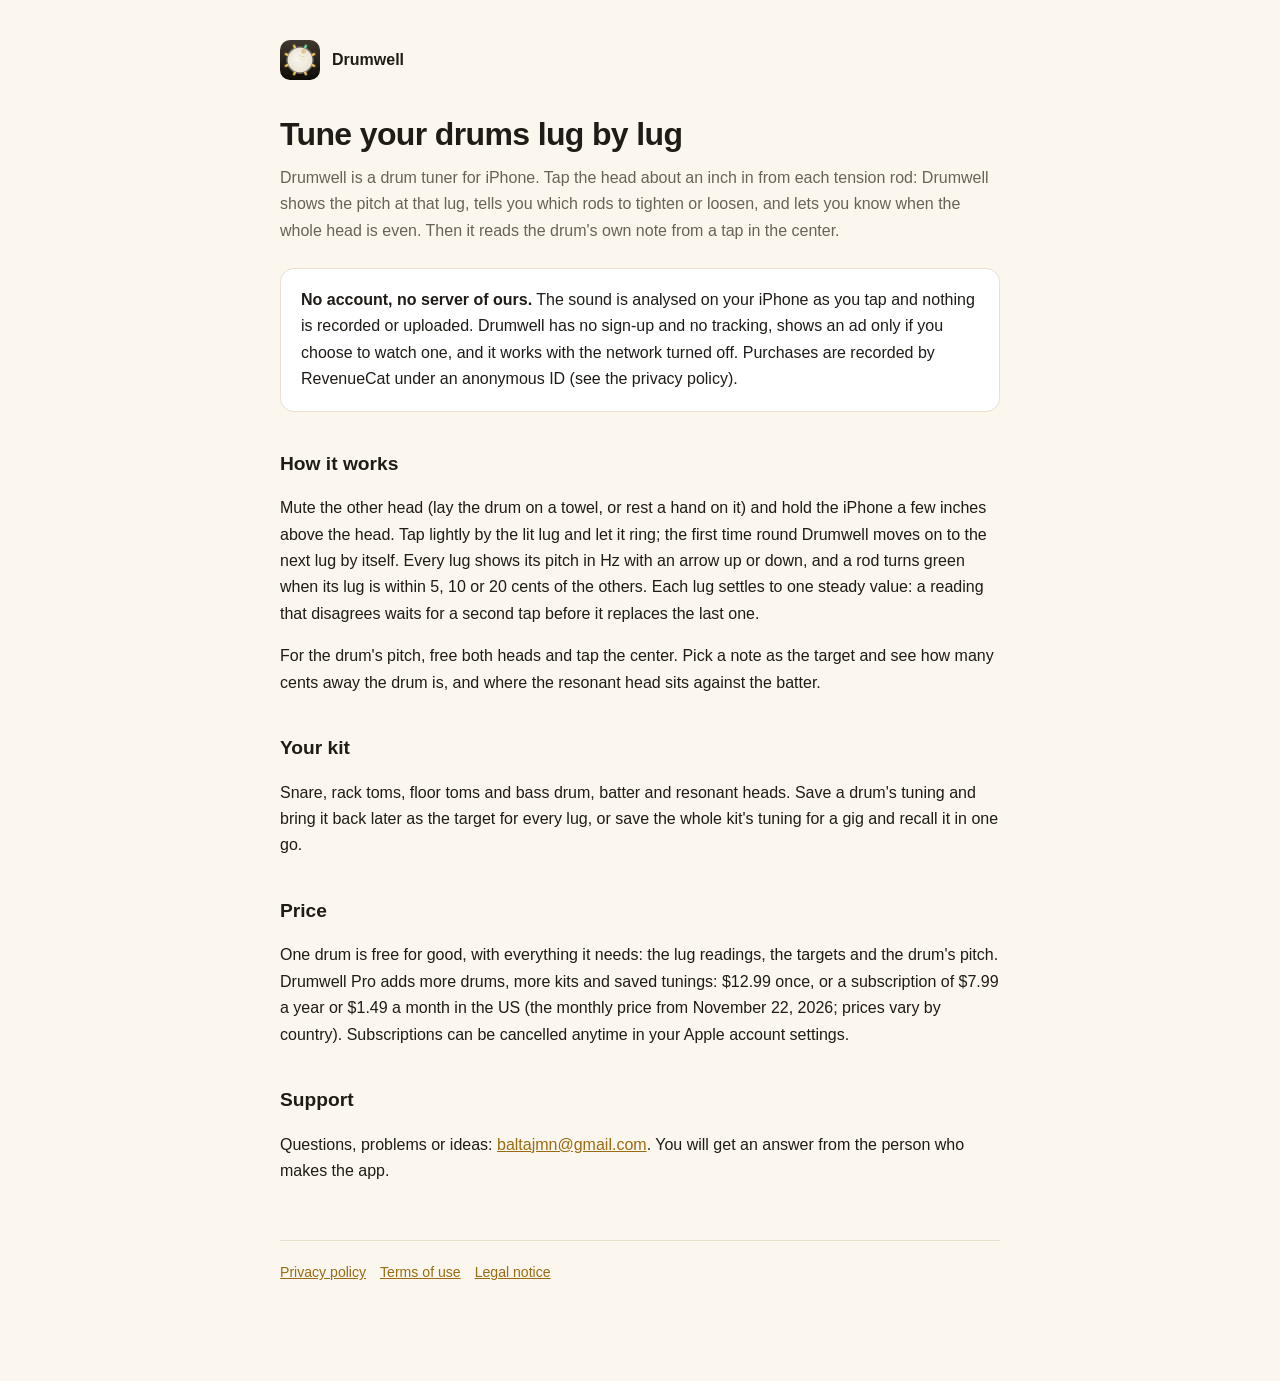
<file: index.html>
<!doctype html>
<html lang="en">
<head>
<meta charset="utf-8">
<meta name="viewport" content="width=device-width, initial-scale=1">
<title>Drumwell: Drum Tuner for iPhone</title>
<meta name="description" content="Tap next to each tension rod and Drumwell shows the pitch at every lug, which rods to tighten or loosen, and the drum's note. Snare, toms and kick. No account, works offline.">
<link rel="canonical" href="https://drumwell.baltajmn.dev/">
<link rel="icon" href="/dw/icon-64.png" type="image/png">
<link rel="apple-touch-icon" href="/dw/icon-180.png">
<link rel="stylesheet" href="/dw/site.css">
</head>
<body>
<main>
<a class="brand" href="/"><img src="/dw/icon-180.png" alt="">Drumwell</a>
<h1>Tune your drums lug by lug</h1>
<p class="lede">Drumwell is a drum tuner for iPhone. Tap the head about an inch in from each tension rod: Drumwell shows the pitch at that lug, tells you which rods to tighten or loosen, and lets you know when the whole head is even. Then it reads the drum's own note from a tap in the center.</p>

<div class="box"><p><strong>No account, no server of ours.</strong> The sound is analysed on your iPhone as you tap and nothing is recorded or uploaded. Drumwell has no sign-up and no tracking, shows an ad only if you choose to watch one, and it works with the network turned off. Purchases are recorded by RevenueCat under an anonymous ID (see the privacy policy).</p></div>

<h2>How it works</h2>
<p>Mute the other head (lay the drum on a towel, or rest a hand on it) and hold the iPhone a few inches above the head. Tap lightly by the lit lug and let it ring; the first time round Drumwell moves on to the next lug by itself. Every lug shows its pitch in Hz with an arrow up or down, and a rod turns green when its lug is within 5, 10 or 20 cents of the others. Each lug settles to one steady value: a reading that disagrees waits for a second tap before it replaces the last one.</p>
<p>For the drum's pitch, free both heads and tap the center. Pick a note as the target and see how many cents away the drum is, and where the resonant head sits against the batter.</p>

<h2>Your kit</h2>
<p>Snare, rack toms, floor toms and bass drum, batter and resonant heads. Save a drum's tuning and bring it back later as the target for every lug, or save the whole kit's tuning for a gig and recall it in one go.</p>

<h2>Price</h2>
<p>One drum is free for good, with everything it needs: the lug readings, the targets and the drum's pitch. Drumwell Pro adds more drums, more kits and saved tunings: $12.99 once, or a subscription of $7.99 a year or $1.49 a month in the US (the monthly price from November 22, 2026; prices vary by country). Subscriptions can be cancelled anytime in your Apple account settings.</p>

<h2>Support</h2>
<p>Questions, problems or ideas: <a href="mailto:baltajmn@gmail.com?subject=Drumwell">baltajmn@gmail.com</a>. You will get an answer from the person who makes the app.</p>

<footer><a href="/privacy/">Privacy policy</a><a href="https://www.apple.com/legal/internet-services/itunes/dev/stdeula/">Terms of use</a><a href="/legal.html">Legal notice</a></footer>
</main>
</body>
</html>
</file>
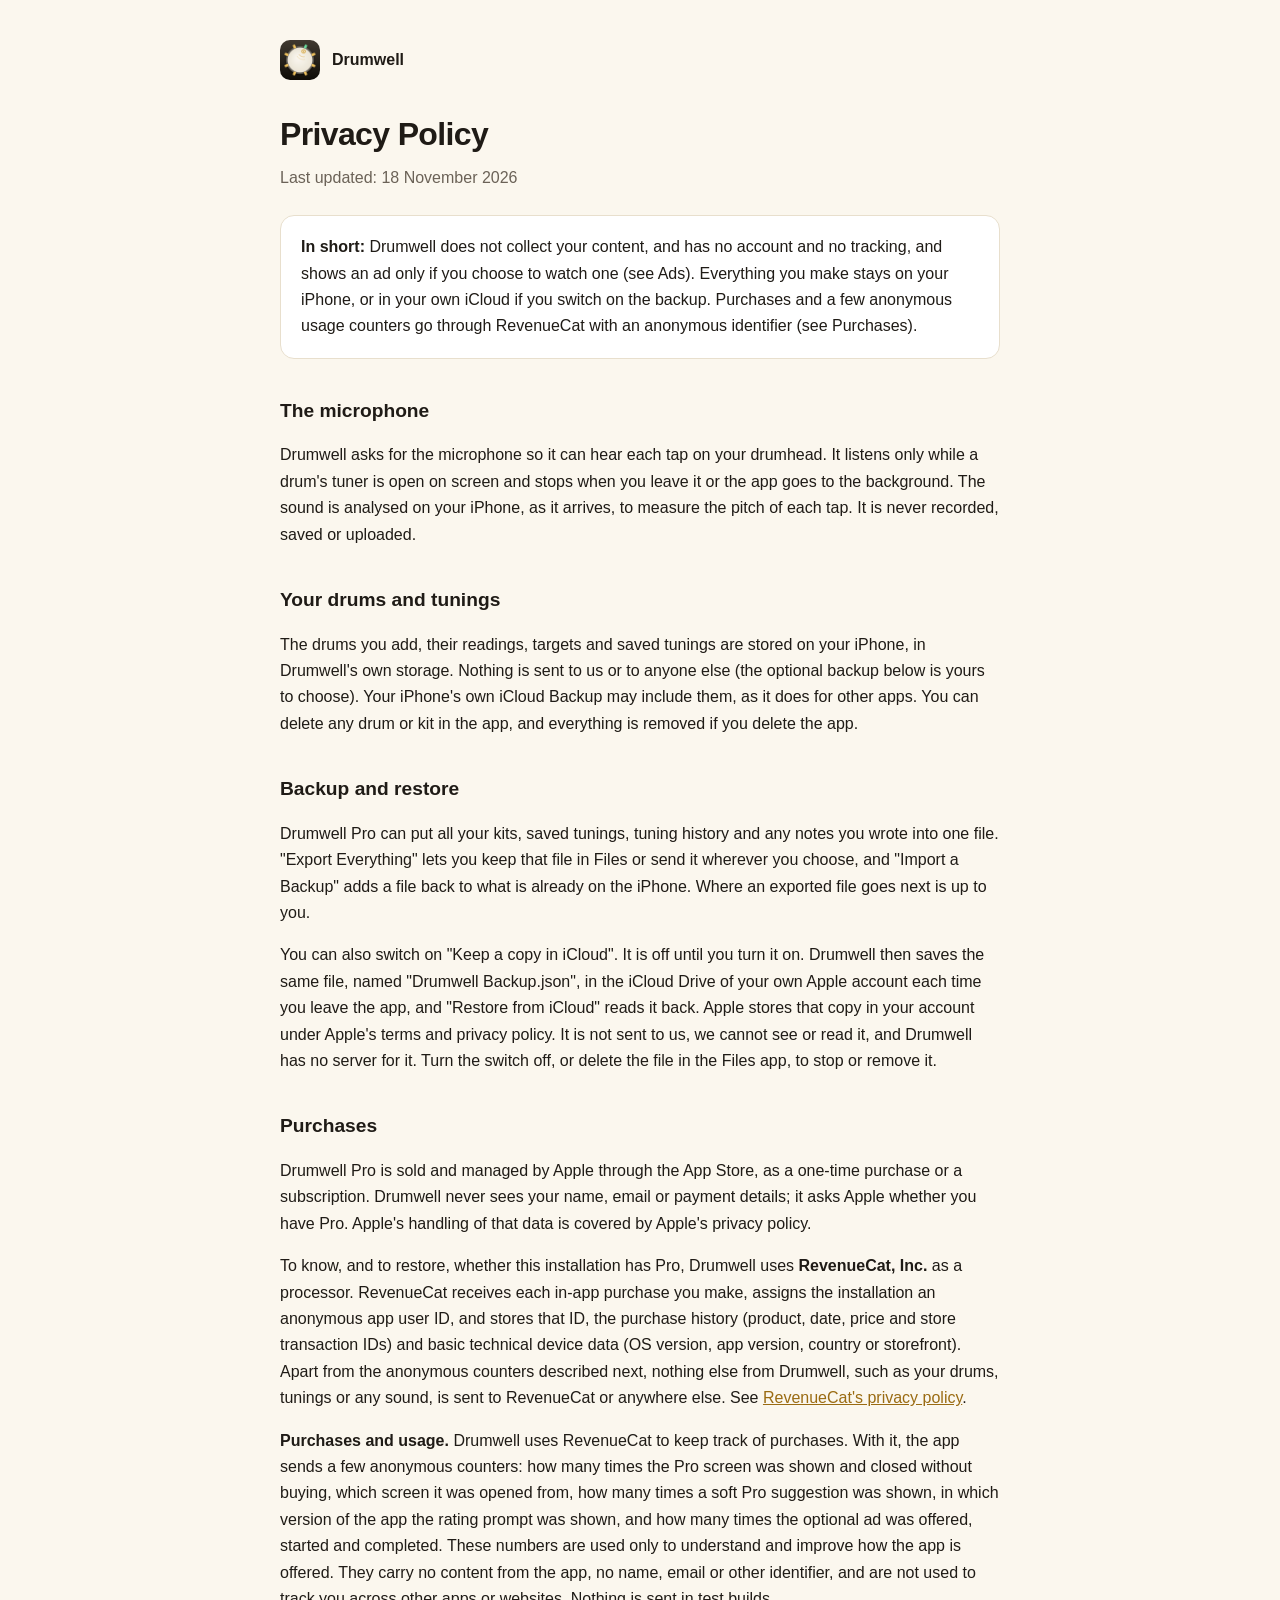
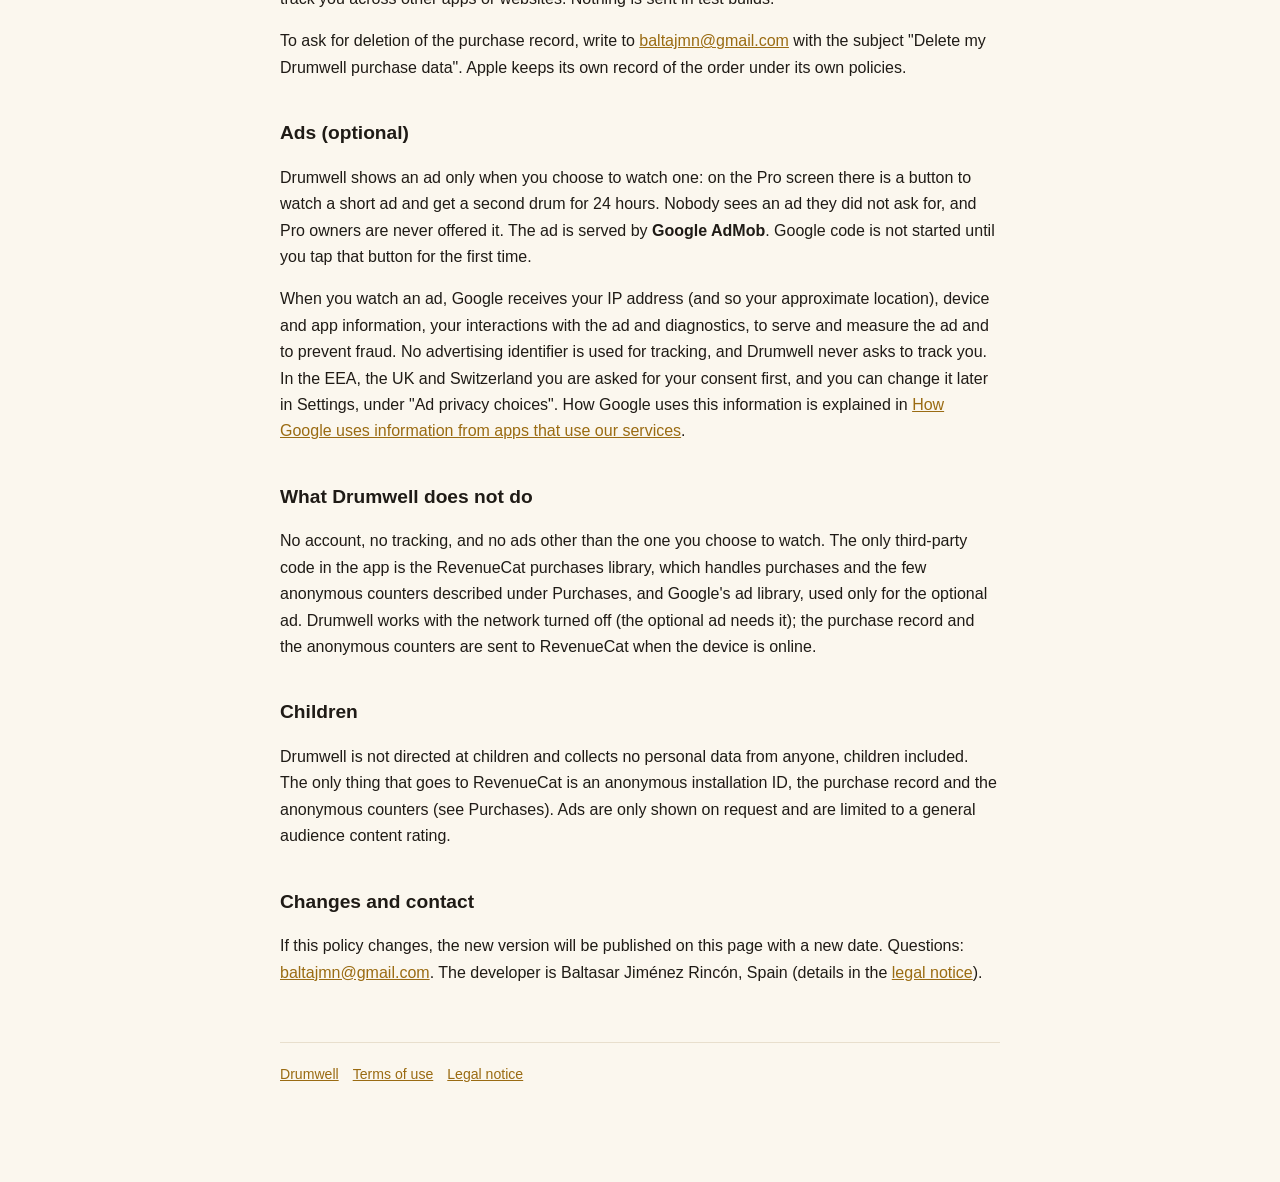
<file: privacy/index.html>
<!doctype html>
<html lang="en">
<head>
<meta charset="utf-8">
<meta name="viewport" content="width=device-width, initial-scale=1">
<title>Drumwell Privacy Policy</title>
<meta name="description" content="Drumwell does not collect your content and has no account or tracking and shows an ad only if you choose to watch one. The microphone is analysed on your iPhone and nothing is recorded. Purchases and a few anonymous usage counters go through RevenueCat with an anonymous identifier.">
<link rel="canonical" href="https://drumwell.baltajmn.dev/privacy/">
<link rel="icon" href="/dw/icon-64.png" type="image/png">
<link rel="stylesheet" href="/dw/site.css">
</head>
<body>
<main>
<a class="brand" href="/"><img src="/dw/icon-180.png" alt="">Drumwell</a>
<h1>Privacy Policy</h1>
<p class="lede">Last updated: 18 November 2026</p>

<div class="box"><p><strong>In short:</strong> Drumwell does not collect your content, and has no account and no tracking, and shows an ad only if you choose to watch one (see Ads). Everything you make stays on your iPhone, or in your own iCloud if you switch on the backup. Purchases and a few anonymous usage counters go through RevenueCat with an anonymous identifier (see Purchases).</p></div>

<h2>The microphone</h2>
<p>Drumwell asks for the microphone so it can hear each tap on your drumhead. It listens only while a drum's tuner is open on screen and stops when you leave it or the app goes to the background. The sound is analysed on your iPhone, as it arrives, to measure the pitch of each tap. It is never recorded, saved or uploaded.</p>

<h2>Your drums and tunings</h2>
<p>The drums you add, their readings, targets and saved tunings are stored on your iPhone, in Drumwell's own storage. Nothing is sent to us or to anyone else (the optional backup below is yours to choose). Your iPhone's own iCloud Backup may include them, as it does for other apps. You can delete any drum or kit in the app, and everything is removed if you delete the app.</p>

<h2>Backup and restore</h2>
<p>Drumwell Pro can put all your kits, saved tunings, tuning history and any notes you wrote into one file. "Export Everything" lets you keep that file in Files or send it wherever you choose, and "Import a Backup" adds a file back to what is already on the iPhone. Where an exported file goes next is up to you.</p>
<p>You can also switch on "Keep a copy in iCloud". It is off until you turn it on. Drumwell then saves the same file, named "Drumwell Backup.json", in the iCloud Drive of your own Apple account each time you leave the app, and "Restore from iCloud" reads it back. Apple stores that copy in your account under Apple's terms and privacy policy. It is not sent to us, we cannot see or read it, and Drumwell has no server for it. Turn the switch off, or delete the file in the Files app, to stop or remove it.</p>

<h2>Purchases</h2>
<p>Drumwell Pro is sold and managed by Apple through the App Store, as a one-time purchase or a subscription. Drumwell never sees your name, email or payment details; it asks Apple whether you have Pro. Apple's handling of that data is covered by Apple's privacy policy.</p>
<p>To know, and to restore, whether this installation has Pro, Drumwell uses <strong>RevenueCat, Inc.</strong> as a processor. RevenueCat receives each in-app purchase you make, assigns the installation an anonymous app user ID, and stores that ID, the purchase history (product, date, price and store transaction IDs) and basic technical device data (OS version, app version, country or storefront). Apart from the anonymous counters described next, nothing else from Drumwell, such as your drums, tunings or any sound, is sent to RevenueCat or anywhere else. See <a href="https://www.revenuecat.com/privacy" rel="noopener">RevenueCat's privacy policy</a>.</p>
<p><strong>Purchases and usage.</strong> Drumwell uses RevenueCat to keep track of purchases. With it, the app sends a few anonymous counters: how many times the Pro screen was shown and closed without buying, which screen it was opened from, how many times a soft Pro suggestion was shown, in which version of the app the rating prompt was shown, and how many times the optional ad was offered, started and completed. These numbers are used only to understand and improve how the app is offered. They carry no content from the app, no name, email or other identifier, and are not used to track you across other apps or websites. Nothing is sent in test builds.</p>
<p>To ask for deletion of the purchase record, write to <a href="mailto:baltajmn@gmail.com?subject=Delete%20my%20Drumwell%20purchase%20data">baltajmn@gmail.com</a> with the subject "Delete my Drumwell purchase data". Apple keeps its own record of the order under its own policies.</p>

<h2>Ads (optional)</h2>
<p>Drumwell shows an ad only when you choose to watch one: on the Pro screen there is a button to watch a short ad and get a second drum for 24 hours. Nobody sees an ad they did not ask for, and Pro owners are never offered it. The ad is served by <strong>Google AdMob</strong>. Google code is not started until you tap that button for the first time.</p>
<p>When you watch an ad, Google receives your IP address (and so your approximate location), device and app information, your interactions with the ad and diagnostics, to serve and measure the ad and to prevent fraud. No advertising identifier is used for tracking, and Drumwell never asks to track you. In the EEA, the UK and Switzerland you are asked for your consent first, and you can change it later in Settings, under "Ad privacy choices". How Google uses this information is explained in <a href="https://policies.google.com/technologies/partner-sites" rel="noopener">How Google uses information from apps that use our services</a>.</p>

<h2>What Drumwell does not do</h2>
<p>No account, no tracking, and no ads other than the one you choose to watch. The only third-party code in the app is the RevenueCat purchases library, which handles purchases and the few anonymous counters described under Purchases, and Google's ad library, used only for the optional ad. Drumwell works with the network turned off (the optional ad needs it); the purchase record and the anonymous counters are sent to RevenueCat when the device is online.</p>

<h2>Children</h2>
<p>Drumwell is not directed at children and collects no personal data from anyone, children included. The only thing that goes to RevenueCat is an anonymous installation ID, the purchase record and the anonymous counters (see Purchases). Ads are only shown on request and are limited to a general audience content rating.</p>

<h2>Changes and contact</h2>
<p>If this policy changes, the new version will be published on this page with a new date. Questions: <a href="mailto:baltajmn@gmail.com?subject=Drumwell%20privacy">baltajmn@gmail.com</a>. The developer is Baltasar Jiménez Rincón, Spain (details in the <a href="/legal.html">legal notice</a>).</p>

<footer><a href="/">Drumwell</a><a href="https://www.apple.com/legal/internet-services/itunes/dev/stdeula/">Terms of use</a><a href="/legal.html">Legal notice</a></footer>
</main>
</body>
</html>
</file>
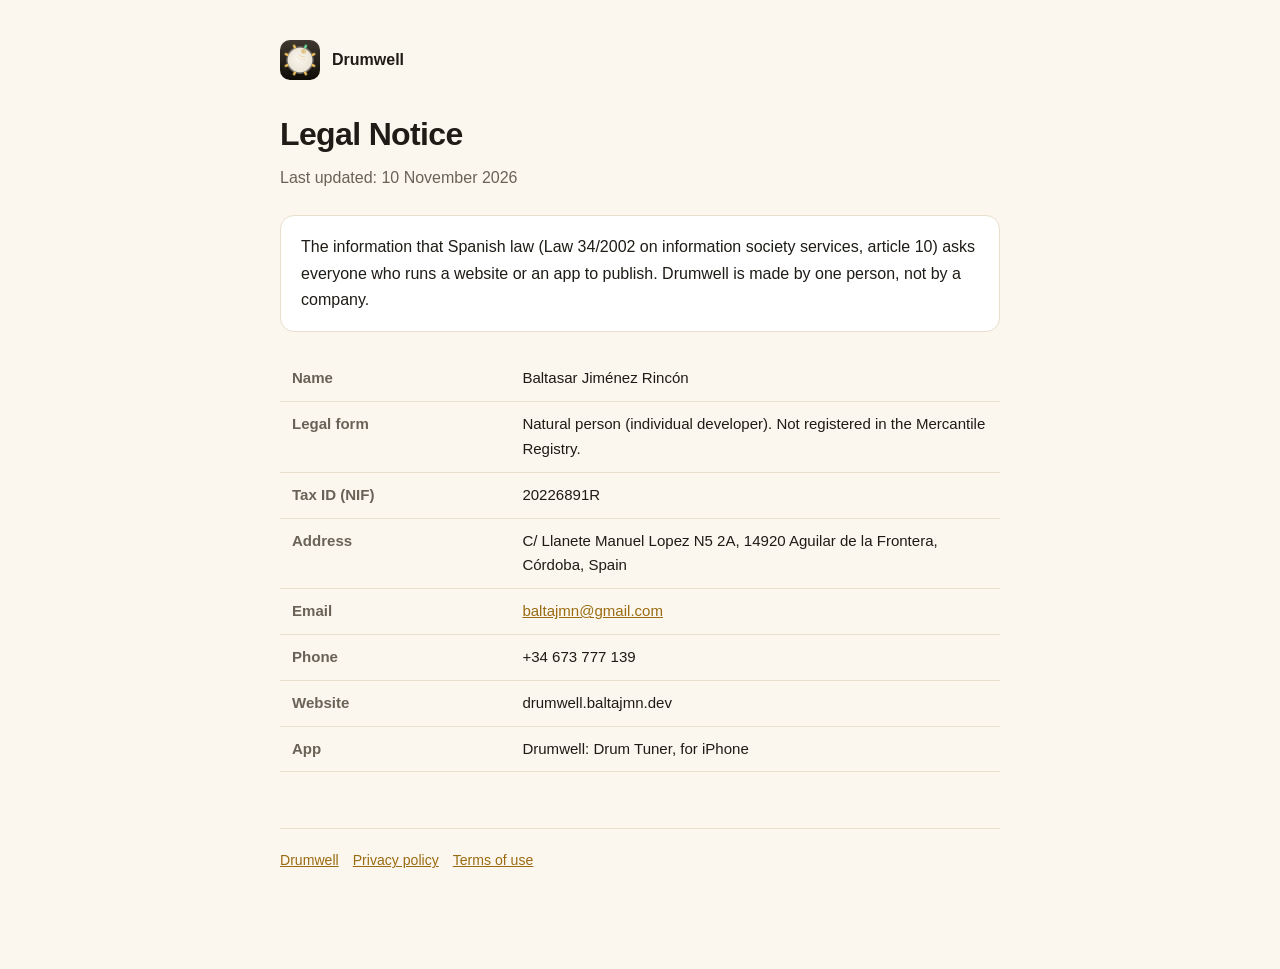
<file: legal.html>
<!doctype html>
<html lang="en">
<head>
<meta charset="utf-8">
<meta name="viewport" content="width=device-width, initial-scale=1">
<title>Drumwell Legal Notice</title>
<meta name="description" content="Legal notice of Drumwell: who makes it and how to get in touch.">
<link rel="canonical" href="https://drumwell.baltajmn.dev/legal.html">
<link rel="icon" href="/dw/icon-64.png" type="image/png">
<link rel="stylesheet" href="/dw/site.css">
</head>
<body>
<main>
<a class="brand" href="/"><img src="/dw/icon-180.png" alt="">Drumwell</a>
<h1>Legal Notice</h1>
<p class="lede">Last updated: 10 November 2026</p>
<div class="box"><p>The information that Spanish law (Law 34/2002 on information society services, article 10) asks everyone who runs a website or an app to publish. Drumwell is made by one person, not by a company.</p></div>
<table>
<tr><th>Name</th><td>Baltasar Jiménez Rincón</td></tr>
<tr><th>Legal form</th><td>Natural person (individual developer). Not registered in the Mercantile Registry.</td></tr>
<tr><th>Tax ID (NIF)</th><td>20226891R</td></tr>
<tr><th>Address</th><td>C/ Llanete Manuel Lopez N5 2A, 14920 Aguilar de la Frontera, Córdoba, Spain</td></tr>
<tr><th>Email</th><td><a href="mailto:baltajmn@gmail.com">baltajmn@gmail.com</a></td></tr>
<tr><th>Phone</th><td>+34 673 777 139</td></tr>
<tr><th>Website</th><td>drumwell.baltajmn.dev</td></tr>
<tr><th>App</th><td>Drumwell: Drum Tuner, for iPhone</td></tr>
</table>
<footer><a href="/">Drumwell</a><a href="/privacy/">Privacy policy</a><a href="https://www.apple.com/legal/internet-services/itunes/dev/stdeula/">Terms of use</a></footer>
</main>
</body>
</html>
</file>
<file: dw/site.css>
:root { --bg: #FBF7EE; --surface: #FFFFFF; --ink: #1F1B16; --muted: #6B6257; --line: #E8DFCD; --accent: #9A6B12; }
@media (prefers-color-scheme: dark) {
  :root { --bg: #161411; --surface: #211E1A; --ink: #F3ECDF; --muted: #B0A595; --line: #37312A; --accent: #E9B44C; }
}
* { box-sizing: border-box; }
body { margin: 0; padding: 40px 20px 96px; background: var(--bg); color: var(--ink);
  font: 16px/1.65 -apple-system, BlinkMacSystemFont, "Segoe UI", Roboto, Helvetica, Arial, sans-serif; }
main { max-width: 720px; margin: 0 auto; }
h1 { font-size: 2rem; font-weight: 650; letter-spacing: -0.02em; margin: 0 0 4px; }
h2 { font-size: 1.2rem; font-weight: 650; margin: 36px 0 8px; }
.brand { display: flex; align-items: center; gap: 12px; margin: 0 0 28px; text-decoration: none; color: var(--ink); font-weight: 650; }
.brand img { width: 40px; height: 40px; border-radius: 10px; }
.lede { color: var(--muted); margin: 0 0 24px; }
.box { background: var(--surface); border: 1px solid var(--line); border-radius: 14px; padding: 18px 20px; margin: 24px 0; }
.box p { margin: 0; }
table { border-collapse: collapse; width: 100%; font-size: 0.94rem; }
th, td { text-align: left; padding: 10px 12px; border-bottom: 1px solid var(--line); vertical-align: top; }
th { color: var(--muted); font-weight: 600; width: 32%; }
a { color: var(--accent); }
footer { color: var(--muted); font-size: 0.88rem; margin-top: 56px; border-top: 1px solid var(--line); padding-top: 20px; }
footer a { margin-right: 14px; }
</file>
